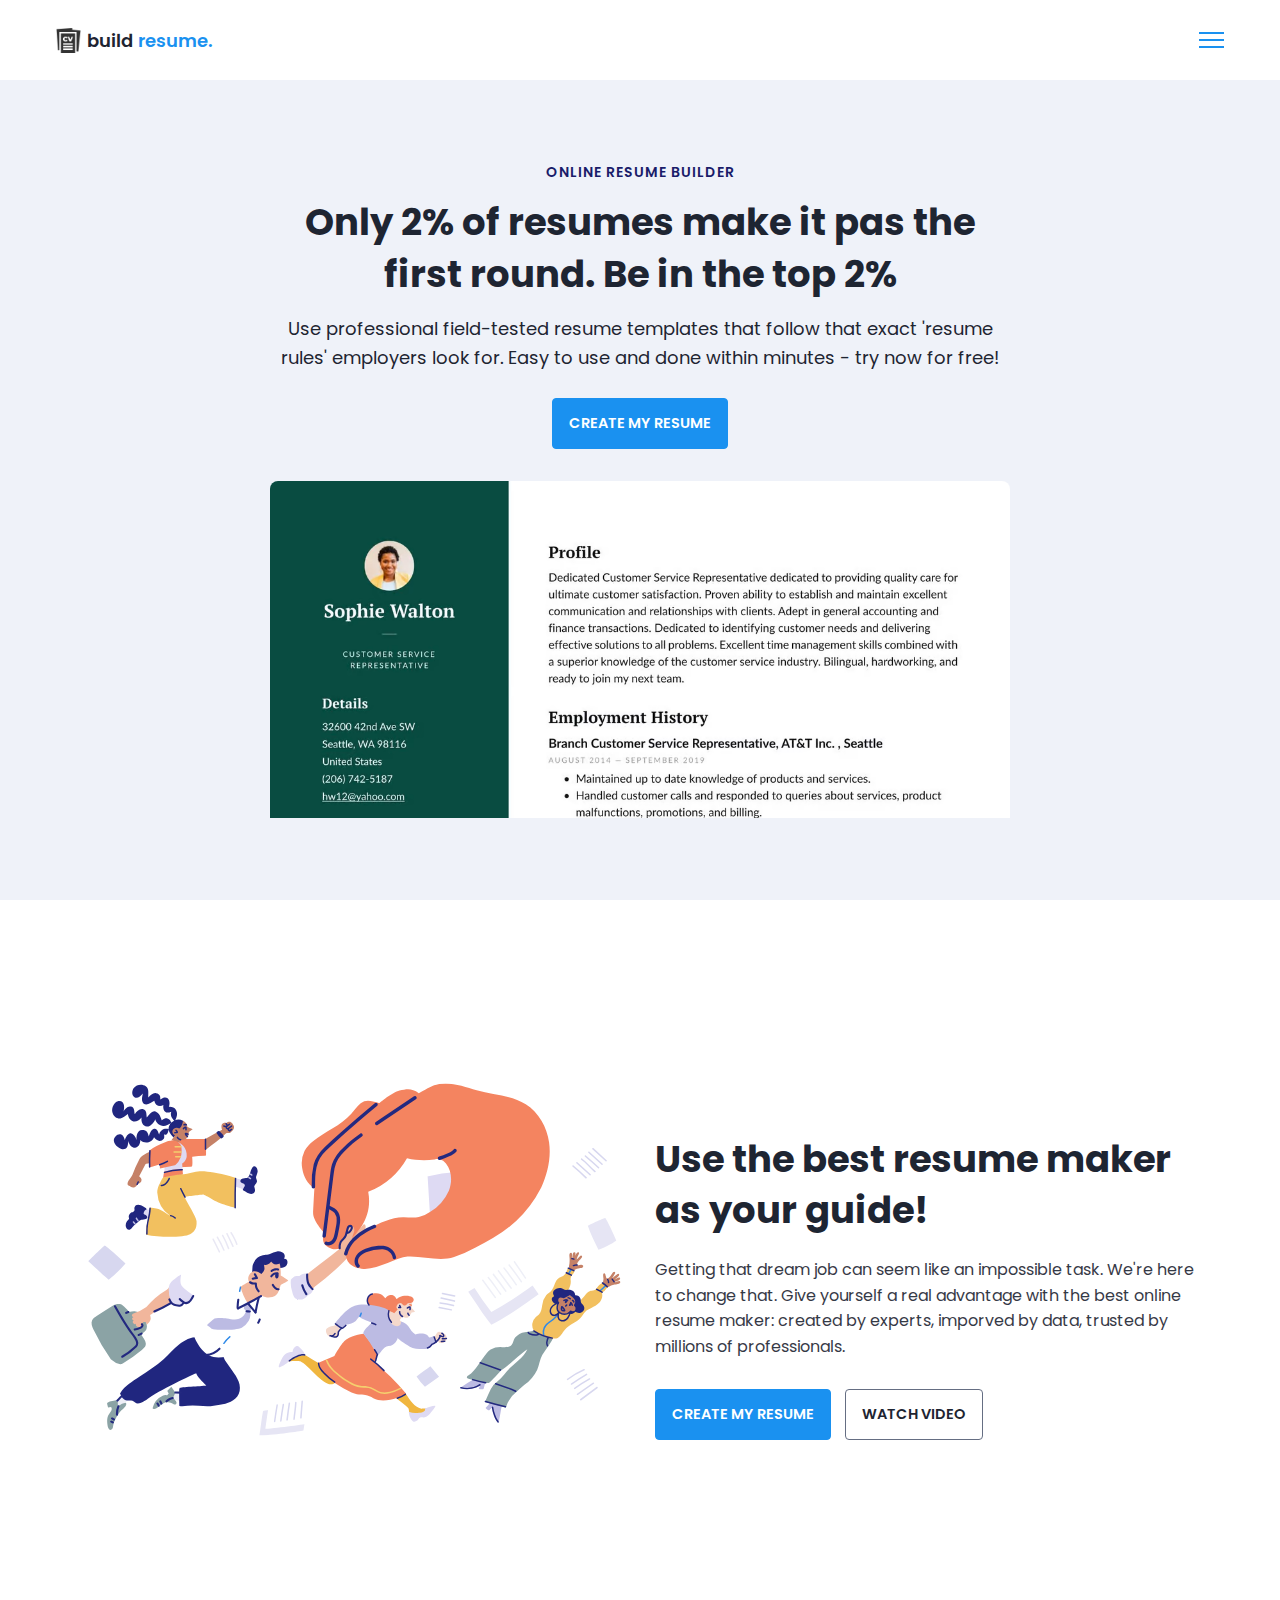
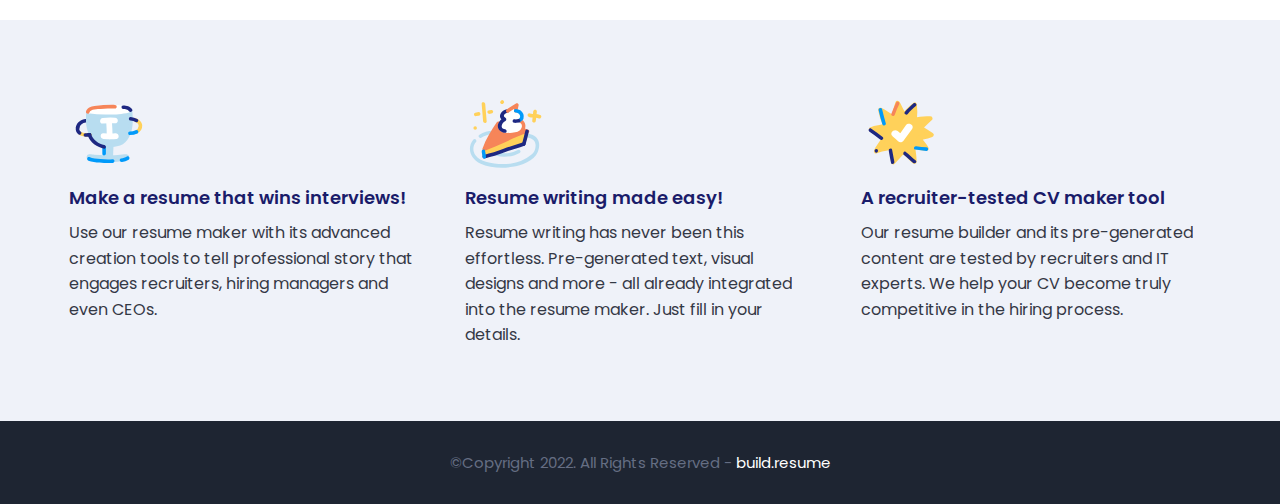
<file: index.html>
<!DOCTYPE html>
<html>
    <head>
        <meta charset="utf-8">
        <meta http-equiv="X-UA-Compatible" content="IE=edge">
        <title>Home Page</title>
        <meta name="description" content="">
        <meta name="viewport" content="width=device-width, initial-scale=1">
        <link rel="stylesheet" href="assets/css/main.css">
    </head>
    <body>

        <nav class = "navbar bg-white">
            <div class="container">
                <div class = "navbar-content">
                    <div class = "brand-and-toggler">
                        <a href = "index.html" class = "navbar-brand">
                            <img src = "assets/images/curriculum-vitae.png" alt = "" class = "navbar-brand-icon">
                            <span class = "navbar-brand-text">build <span>resume.</span>
                        </a>
                        <button type = "button" class = "navbar-toggler-btn">
                            <div class = "bars">
                                <div class = "bar"></div>
                                <div class = "bar"></div>
                                <div class = "bar"></div>
                            </div>
                        </button>
                    </div>
                </div>
            </div>
        </nav>

        <header class = "header bg-bright" id = "header">
            <div class = "container">
                <div class = "header-content text-center">
                    <h6 class = "text-uppercase text-blue-dark fs-14 fw-6 ls-1">online resume builder</h6>
                    <h1 class = "lg-title">Only 2% of resumes make it pas the first round. Be in the top 2%</h1>
                    <p class = "text-dark fs-18">Use professional field-tested resume templates that follow that exact 'resume rules' employers look for. Easy to use and done within minutes - try now for free!</p>
                    <a href = "resume.html" class = "btn btn-primary text-uppercase">create my resume</a>
                    <img src = "assets/images/dublin-resume-templates.avif">
                </div>
            </div>
        </header>

        <div class="section-one">
            <div class="container">
                <div class = "section-one-content">
                    <div class="section-one-l">
                        <img src = "assets/images/visual-0c7080adf17f1f207276f613447c924f667dab34b7ac415cd7ef653172defd0b.svg">
                    </div>
                    <div class = "section-one-r text-center">
                        <h2 class = "lg-title">Use the best resume maker as your guide!</h2>
                        <p class = "text">Getting that dream job can seem like an impossible task. We're here to change that. Give yourself a real advantage with the best online resume maker: created by experts, imporved by data, trusted by millions of professionals.</p>
                        <div class = "btn-group">
                            <a href = "resume.html" class = "btn btn-primary text-uppercase">create my resume</a>
                            <a href = "#" class = "btn btn-secondary text-uppercase">watch video</a>
                        </div>
                    </div>
                </div>
            </div>
        </div>

        <div class = "section-two bg-bright">
            <div class="container">
                <div class="section-two-content">
                    <div class = "section-items">
                        <div class = "section-item">
                            <div class = "section-item-icon">
                                <img src = "assets/images/feature-1-edf4481d69166ac81917d1e40e6597c8d61aa970ad44367ce78049bf830fbda5.svg" alt = "">
                            </div>
                            <h5 class = "section-item-title">Make a resume that wins interviews!</h5>
                            <p class = "text">Use our resume maker with its advanced creation tools to tell professional story that engages recruiters, hiring managers and even CEOs.</p>
                        </div>

                        <div class = "section-item">
                            <div class = "section-item-icon">
                                <img src = "assets/images/feature-2-a7a471bd973c02a55d1b3f8aff578cd3c9a4c5ac4fc74423d94ecc04aef3492b.svg" alt = "">
                            </div>
                            <h5 class = "section-item-title">Resume writing made easy!</h5>
                            <p class = "text">Resume writing has never been this effortless. Pre-generated text, visual designs and more - all already integrated into the resume maker. Just fill in your details.</p>
                        </div>

                        <div class = "section-item">
                            <div class = "section-item-icon">
                                <img src = "assets/images/feature-3-4e87a82f83e260488c36f8105e26f439fdc3ee5009372bb5e12d9421f32eabdd.svg" alt = "">
                            </div>
                            <h5 class = "section-item-title">A recruiter-tested CV maker tool</h5>
                            <p class = "text">Our resume builder and its pre-generated content are tested by recruiters and IT experts. We help your CV become truly competitive in the hiring process.</p>
                        </div>
                    </div>
                </div>
            </div>
        </div>

        <footer class = "footer bg-dark">
            <div class="container">
                <div class = "footer-content text-center">
                    <p class="fs-15">&copy;Copyright 2022. All Rights Reserved - <span>build.resume</span></p>
                </div>
            </div>
        </footer>
        
    </body>
</html>
</file>
<file: assets/css/main.css>
@import url('https://fonts.googleapis.com/css2?family=Manrope:wght@200;300;400;500;600;700;800&family=Poppins:ital,wght@0,100;0,200;0,300;0,400;0,500;0,600;0,700;0,800;0,900;1,100;1,200;1,300;1,400;1,500;1,600;1,700;1,800;1,900&display=swap');

:root{
    --clr-blue: #1A91F0;
    --clr-blue-mid: #1170CD;
    --clr-blue-dark: #1A1C6A;
    --clr-white: #fff;
    --clr-bright: #EFF2F9;
    --clr-dark: #1e2532;
    --clr-black: #000;
    --clr-grey: #656e83;
    --clr-green: #084C41;
    --font-poppins: 'Poppins', sans-serif;
    --font-manrope: 'Manrope', sans-serif;;
    --transition: all 300ms ease-in-out;
}

*{
    padding: 0;
    margin: 0;
    box-sizing: border-box;
}

html{
    font-size: 10px;
}

body{
    font-size: 1.6rem;
    font-family: var(--font-poppins);
}

button{
    border: none;
    background-color: transparent;
    outline: 0;
    cursor: pointer;
    font-family: inherit;
}

img{
    width: 100%;
    display: block;
}

a{
    text-decoration: none;
}

/* fonts */
.font-poppins{font-family: var(--font-poppins);}
.font-manrope{font-family: var(--font-manrope);}

/* text colors */
.text-blue{color: var(--clr-blue);}
.text-blue-mid{color: var(--clr-blue-mid);}
.text-blue-dark{color: var(--clr-blue-dark);}
.text-bright{color: var(--clr-bright);}
.text-dark{color: var(--clr-dark);}
.text-grey{color: var(--clr-grey);}
.text-white{color: var(--clr-white);}

/* backgrounds */
.bg-blue{background-color: var(--clr-blue);}
.bg-blue-mid{background-color: var(--clr-blue-mid);}
.bg-blue-dark{background-color: var(--clr-blue-dark);}
.bg-bright{background-color: var(--clr-bright);}
.bg-dark{background-color: var(--clr-dark);}
.bg-grey{background-color: var(--clr-grey);}
.bg-white{background-color: var(--clr-white);}
.bg-black{background-color: var(--clr-black);}
.bg-green{background-color: var(--clr-green);}

.text-center{ text-align: center;}
.text-left{text-align: left;}
.text-right{text-align: right;}
.text-uppercase{text-transform: uppercase;}
.text-lowercase{text-transform: lowercase;}
.text-capitalize{text-transform: capitalize;}
.text{
    color: var(--clr-dark);
    opacity: 0.9;
    margin: 2rem 0;
    line-height: 1.6;
}

.fw-2{font-weight: 200;}
.fw-3{font-weight: 300;}
.fw-4{font-weight: 400;}
.fw-5{font-weight: 500;}
.fw-6{font-weight: 600;}
.fw-7{font-weight: 700;}
.fw-8{font-weight: 800;}

.fs-13{font-size: 13px;}
.fs-14{font-size: 14px;}
.fs-15{font-size: 15px;}
.fs-16{font-size: 16px;}
.fs-17{font-size: 17px;}
.fs-18{font-size: 18px;}
.fs-19{font-size: 19px;}
.fs-20{font-size: 20px;}
.fs-21{font-size: 21px;}
.fs-22{font-size: 22px;}
.fs-23{font-size: 23px;}
.fs-24{font-size: 24px;}
.fs-25{font-size: 25px;}

.ls-1{letter-spacing: 1px;}
.ls-2{letter-spacing: 2px;}

.container{
    max-width: 1200px;
    margin: 0 auto;
    padding: 0 1.6rem;
}

/* bars button */
.bars{
    display: flex;
    flex-direction: column;
    justify-content: space-between;
    height: 16.5px;
    width: 25px;
}
.bars .bar{
    width: 100%;
    height: 2px;
    background-color: var(--clr-blue);
    transition: var(--transition);
}

.bars:hover .bar{
    background-color: var(--clr-dark);
}

/* buttons */
.btn{
    font-size: 14.5px;
    font-weight: 600;
    padding: 1.4rem 1.6rem;
    border-radius: 4px;
    display: inline-block;
}

.btn-primary{
    background-color: var(--clr-blue);
    color: var(--clr-white);
    border: 1px solid var(--clr-blue);
    transition: var(--transition);
}

.btn-primary:hover{
    background-color: transparent;
    color: var(--clr-dark);
    border-color: var(--clr-grey);
}

.btn-secondary{
    background-color: transparent;
    color: var(--clr-dark);
    border: 1px solid var(--clr-grey);
    transition: var(--transition);
}

.btn-secondary:hover{
    background-color: var(--clr-blue);
    color: var(--clr-white);
    border-color: var(--clr-blue);
}

.btn-group button:first-child, .btn-group a:first-child{
    margin-right: 1rem!important;
}

/* navbar part */
.navbar{
    height: 80px;
    display: flex;
    align-items: center;
    box-shadow: rgba(0, 0, 0, 0.08) 0px 3px 8px;
}

.navbar .container{
    width: 100%;
}

.navbar-brand{
    display: flex;
    align-items: center;
    justify-content: flex-start;
    font-size: 1.8rem;
}
.navbar-brand-text{
    color: var(--clr-dark);
    font-weight: 600;
}
.navbar-brand-text span{
    color: var(--clr-blue);
}
.navbar-brand-icon{
    width: 25px;
    margin-right: 6px;
    opacity: 0.8;
}
.brand-and-toggler{
    display: flex;
    align-items: center;
    justify-content: space-between;
}
.header{
    min-height: calc(100vh - 80px);
    display: flex;
    flex-direction: column;
    align-items: center;
    justify-content: center;
}
.header-content{
    max-width: 740px;
    margin-right: auto;
    margin-left: auto;
}
.header-content img{
    max-width: 760px;
    border-top-right-radius: 8px;
    border-top-left-radius: 8px;
    margin-top: 3.2rem;
}
.lg-title{
    margin: 1.4rem 0;
    font-size: 37px;
    line-height: 1.4;
    color: var(--clr-dark);
}
.header-content p{
    margin-bottom: 2.6rem;
    line-height: 1.6;
}


/* section one */
.section-one{
    padding: 64px 0;
    min-height: 80vh;
    display: flex;
    align-items: center;
}
.section-one-l img{
    max-width: 545px;
    margin-right: auto;
    margin-left: auto;
}
.section-one-r{
    margin-top: 4rem;
}

.section-one .btn-group{
    margin-top: 2rem;
}
.section-one-r{
    max-width: 545px;
    margin-right: auto;
    margin-left: auto;
}
.section-one-r .btn-group{
    margin-top: 3rem;
}

/* section two */
.section-two{
    padding: 64px 0;
}
.section-two .section-items{
    display: grid;
    gap: 2rem;
}

.section-two .section-item{
    max-width: 350px;
    text-align: center;
    margin-right: auto;
    margin-left: auto;
}
.section-two .section-item-icon{
    margin: 1rem 0;
}
.section-two .section-item-icon img{
    width: 80px;
    margin-right: auto;
    margin-left: auto;
}
.section-two .section-item-title{
    color: var(--clr-blue-dark);
    font-size: 1.8rem;
    font-weight: 600;
}
.section-two .text{
    margin: 0.9rem 0;
}

/* footer */
.footer{
    padding: 3rem 0;
}
.footer-content p{
    color: var(--clr-grey);
}
.footer-content p span{
    color: var(--clr-white);
}

/* media queries */
@media screen and (min-width: 768px){
    .section-two .section-items{
        grid-template-columns: repeat(2, 1fr);
    }
}

@media screen and (min-width: 992px){
    .section-one-content{
        display: grid;
        grid-template-columns: repeat(2, 1fr);
        column-gap: 3rem;
    }
    .section-one-r{
        text-align: left;
    }
    .section-two .section-items{
        grid-template-columns: repeat(3, 1fr);
    }
    .section-two .section-item{
        text-align: left;
    }
    .section-two .section-item-icon img{
        margin-left: 0;
    }
}



/* resume page */
#about-sc{
    padding: 64px 0;
}

.cv-form-row-title{
    background-color: var(--clr-dark);
    padding: 0.8rem 1.6rem;
    margin-bottom: 2rem;
}

.cv-form-row-title h3{
    color: var(--clr-white);
    font-weight: 500;
    text-transform: uppercase;
    letter-spacing: 1.5px;
    font-size: 1.7rem;
}
.cv-form-blk{
    margin: 3rem 0;
}
.cv-form-row{
    padding: 3rem 2rem 0 2rem;
    border: 1px solid rgba(0, 0, 0, 0.08);
    margin-bottom: 1rem;
    position: relative;
}
textarea{
    resize: none;
}
.form-elem{
    margin-bottom: 3rem;
    position: relative;
}
.form-label{
    display: block;
    font-weight: 600;
    font-size: 14px;
    color: var(--clr-dark);
    margin-bottom: 0.5rem;
}
.form-control{
    border-radius: none;
    border: 1px solid rgba(0, 0, 0, 0.1);
    font-size: 14px;
    padding: 0.8rem 1.6rem;
    font-family: inherit;
    width: 100%;
    outline: 0;
    transition: var(--transition);
}

.form-control:focus{
    border-color: rgba(0, 0, 0, 0.3);
}
.form-text{
    color: #ca0b00;
    font-size: 12px;
    position: absolute;
    letter-spacing: 0.5px;
    top: calc(100% + 2px);
    left: 0;
    width: 100%;
}
.cols-3, .cols-2{
    display: grid;
}
.repeater-add-btn{
    width: 25px;
    height: 25px;
    background-color: var(--clr-blue-mid);
    font-size: 1.6rem;
    color: var(--clr-white);
    margin: 1rem 0;
}
.repeater-remove-btn{
    position: absolute;
    top: 10px;
    right: 10px;
    z-index: 999;
    width: 25px;
    height: 25px;
    border-radius: 50%;
    background-color: #ca0b00;
    color: var(--clr-white);
    font-size: 1.6rem;
}

/* preview section */
.preview-cnt{
    border-radius: 5px;
    display: grid;
    grid-template-columns: 32% auto;
    box-shadow: rgba(149, 157, 165, 0.2) 0px 8px 24px;
    overflow: hidden;
}

.preview-cnt-l{
    padding: 3rem 3rem 2rem 3rem;
}
.preview-cnt-r{
    padding: 3rem 3rem 3rem 4rem;
}
.preview-cnt-l .preview-blk:nth-child(1){
    text-align: center;
}
.preview-image{
    width: 120px;
    height: 120px;
    border-radius: 50%;
    overflow: hidden;
    margin-right: auto;
    margin-left: auto;
}
.preview-image img{
    width: 100%;
    height: 100%;
    object-fit: cover;
}
.preview-item-name{
    font-size: 2.4rem;
    font-weight: 600;
    margin: 1.8rem 0;
    position: relative;
}
.preview-item-name::after{
    position: absolute;
    content: "";
    bottom: -10px;
    width: 50px;
    height: 1.5px;
    background-color: rgba(255, 255, 255, 0.5);
    left: 50%;
    transform: translateX(-50%);
}
.preview-blk{
    padding: 1rem 0;
    margin-bottom: 1rem;
}
.preview-blk-title h3{
    text-transform: uppercase;
    letter-spacing: 0.5px;
    border-bottom: 0.5px solid rgba(0, 0, 0, 0.08);
    padding-bottom: 0.5rem;
}
.preview-blk-title{
    margin-bottom: 1rem;
}
.preview-blk-list .preview-item{
    font-size: 1.5rem;
    margin-bottom: 0.2rem;
    opacity: 0.95;
}
.preview-cnt-r .preview-blk-title{
    color: var(--clr-dark);
}
.preview-cnt-r .preview-blk-list .preview-item{
    margin-top: 1.8rem;
}

.achievements-items.preview-blk-list .preview-item span:first-child,
.educations-items.preview-blk-list .preview-item span:first-child,
.experiences-items.preview-blk-list .preview-item span:first-child{
    display: block;
    font-weight: 600;
    margin-bottom: 1rem;
    background-color: rgba(0, 0, 0, 0.03);
}

.educations-items.preview-blk-list .preview-item span:nth-child(2),
.experiences-items.preview-blk-list .preview-item span:nth-child(2){
    font-weight: 600;
    margin-right: 1rem;
}

.educations-items.preview-blk-list .preview-item span:nth-child(3),
.experiences-items.preview-blk-list .preview-item span:nth-child(3){
    font-style: italic;
    margin-right: 1rem;
}

.educations-items.preview-blk-list .preview-item span:nth-child(4),
.educations-items.preview-blk-list .preview-item span:nth-child(5),
.experiences-items.preview-blk-list .preview-item span:nth-child(4),
.experiences-items.preview-blk-list .preview-item span:nth-child(5){
    margin-right: 1rem;
    background-color: var(--clr-green);
    color: var(--clr-white);
    padding: 0 1rem;
    border-radius: 0.6rem;
}

.educations-items.preview-blk-list .preview-item span:nth-child(6),
.experiences-items.preview-blk-list .preview-item span:nth-child(6){
    font-size: 13.5px;
    display: block;
    opacity: 0.8;
    margin-top: 1rem;
}
.projects-items.preview-blk-list .preview-item span{
    display: block;
}

@media screen and (min-width: 768px){
    .cols-3{
        grid-template-columns: repeat(3, 1fr);
        column-gap: 2rem;
    }
    .cols-2{
        grid-template-columns: repeat(2, 1fr);
        column-gap: 2rem;
    }
}

@media screen and (min-width: 992px){
    .cv-form-row{
        padding: 3rem 3rem 0rem 3rem;
    }
    .cols-3{
        grid-template-columns: repeat(3, 1fr);
    }
}

.print-btn-sc{
    margin: 2rem 0 6rem 0;
}

/* print section */
@media print{
    body *{
        visibility: hidden;
    }

    .non_print_area{
        display: none;
    }

    .print_area, .print_area *{
        visibility: visible;
    }

    .print_area{
        width: 100%;
        position: absolute;
        left: 0;
        top: 0;
        overflow: hidden;
    }
}
</file>
